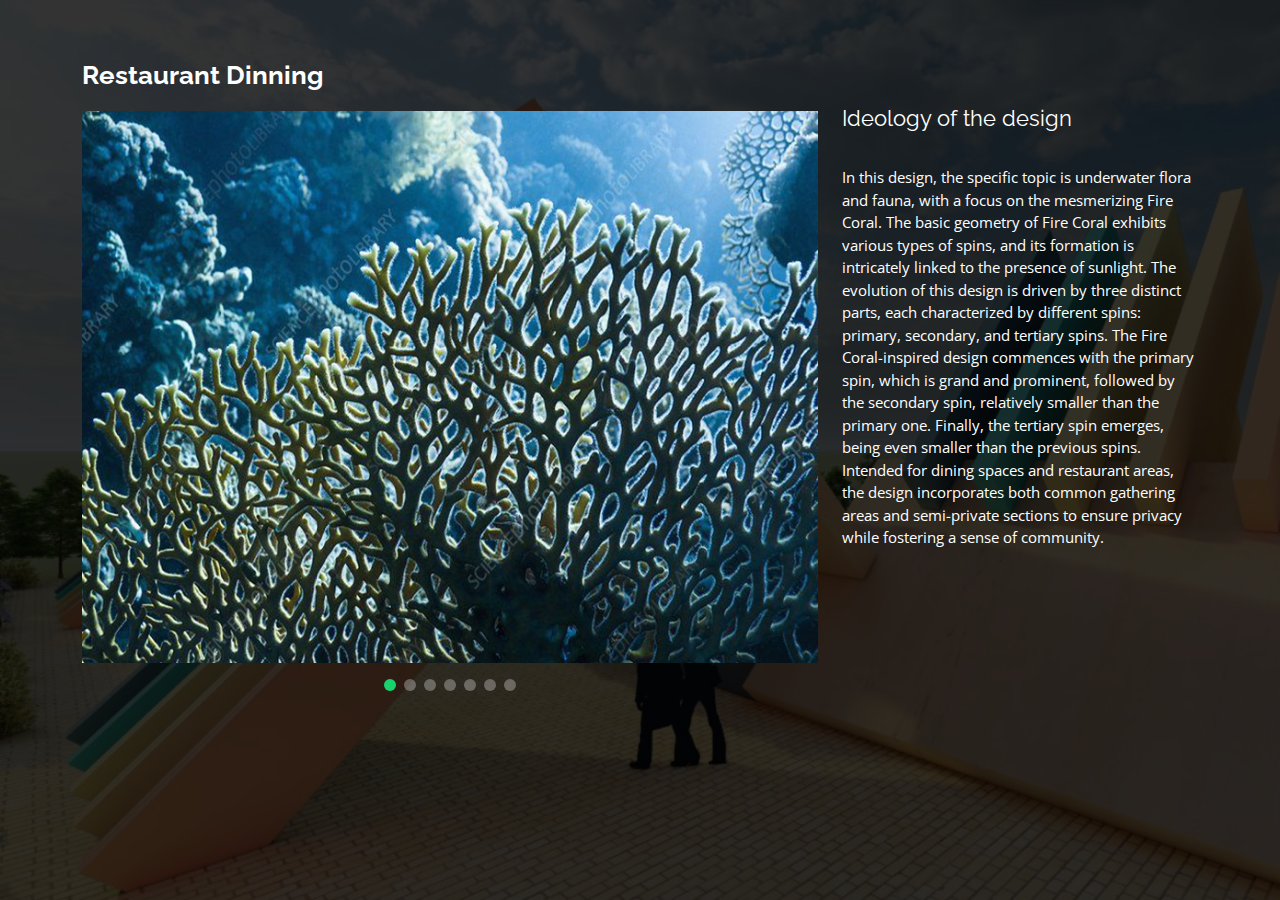
<file: project-restarunt-dinning.html>
<!DOCTYPE html>
<html lang="en">

<head>
  <meta charset="utf-8">
  <meta content="width=device-width, initial-scale=1.0" name="viewport">

  <title>Portfolio Details - Architecture Project Work</title>
  <meta content="" name="description">
  <meta content="" name="keywords">

  <!-- Favicons -->
  <link href="assets/images/geometry.png" rel="icon">
  <link href="assets/images/apple-touch-icon.png" rel="apple-touch-icon">

  <!-- Google Fonts -->
  <link href="https://fonts.googleapis.com/css?family=Open+Sans:300,300i,400,400i,600,600i,700,700i|Raleway:300,300i,400,400i,500,500i,600,600i,700,700i|Poppins:300,300i,400,400i,500,500i,600,600i,700,700i" rel="stylesheet">

  <!-- Vendor CSS Files -->
  <link href="assets/vendor/bootstrap/css/bootstrap.min.css" rel="stylesheet">
  <link href="assets/vendor/bootstrap-icons/bootstrap-icons.css" rel="stylesheet">
  <link href="assets/vendor/boxicons/css/boxicons.min.css" rel="stylesheet">
  <link href="assets/vendor/glightbox/css/glightbox.min.css" rel="stylesheet">
  <link href="assets/vendor/remixicon/remixicon.css" rel="stylesheet">
  <link href="assets/vendor/swiper/swiper-bundle.min.css" rel="stylesheet">

  <!-- Template Main CSS File -->
  <link href="assets/css/style.css" rel="stylesheet">

  
</head>

<body>

  <main id="main">

    <!-- ======= Portfolio Details ======= -->
    <div id="portfolio-details" class="portfolio-details">
      <div class="container">

        <div class="row">

          <div class="col-lg-8 col-xs-8">
            <h2 class="portfolio-title">Restaurant Dinning</h2>

            <div class="portfolio-details-slider swiper">
              <div class="swiper-wrapper align-items-center">

                <div class="swiper-slide">
                  <img src="assets/images/projects/project-8.jpg" alt="" class="img-fluid">
                </div>

                <div class="swiper-slide">
                  <img src="assets/images/projects/project-9.jpg" alt="" class="img-fluid">
                </div>

                <div class="swiper-slide">
                  <img src="assets/images/projects/project-10.jpg" alt="" class="img-fluid">
                </div>

                <div class="swiper-slide">
                  <img src="assets/images/projects/project-11.jpg" alt="" class="img-fluid">
                </div>

                <div class="swiper-slide">
                  <img src="assets/images/projects/project-12.jpg" alt="" class="img-fluid">
                </div>

                <div class="swiper-slide">
                  <img src="assets/images/projects/project-13.jpg" alt="" class="img-fluid">
                </div>

                <div class="swiper-slide">
                  <img src="assets/images/projects/project-14.jpg" alt="" class="img-fluid">
                </div>

              </div>
              <div class="swiper-pagination"></div>
            </div>

          </div>

          <div class="col-lg-4 portfolio-info">
           <h3>Ideology of the design</h3>
            <p class="text-justify">
              In this design, the specific topic is underwater flora and fauna, with a focus on the mesmerizing Fire Coral. The basic geometry of Fire Coral exhibits various types of spins, and its formation is intricately linked to the presence of sunlight. The evolution of this design is driven by three distinct parts, each characterized by different spins: primary, secondary, and tertiary spins. The Fire Coral-inspired design commences with the primary spin, which is grand and prominent, followed by the secondary spin, relatively smaller than the primary one. Finally, the tertiary spin emerges, being even smaller than the previous spins.

Intended for dining spaces and restaurant areas, the design incorporates both common gathering areas and semi-private sections to ensure privacy while fostering a sense of community.
            </p>
            
          </div>

        </div>

      </div>
    </div><!-- End Portfolio Details -->

  </main><!-- End #main -->

  <div class="credits">
  
  </div>

  <!-- Vendor JS Files -->
  <script src="assets/vendor/purecounter/purecounter_vanilla.js"></script>
  <script src="assets/vendor/bootstrap/js/bootstrap.bundle.min.js"></script>
  <script src="assets/vendor/glightbox/js/glightbox.min.js"></script>
  <script src="assets/vendor/isotope-layout/isotope.pkgd.min.js"></script>
  <script src="assets/vendor/swiper/swiper-bundle.min.js"></script>
  <script src="assets/vendor/waypoints/noframework.waypoints.js"></script>
  <script src="assets/vendor/php-email-form/validate.js"></script>

  <!-- Template Main JS File -->
  <script src="assets/js/main.js"></script>

</body>

</html>
</file>
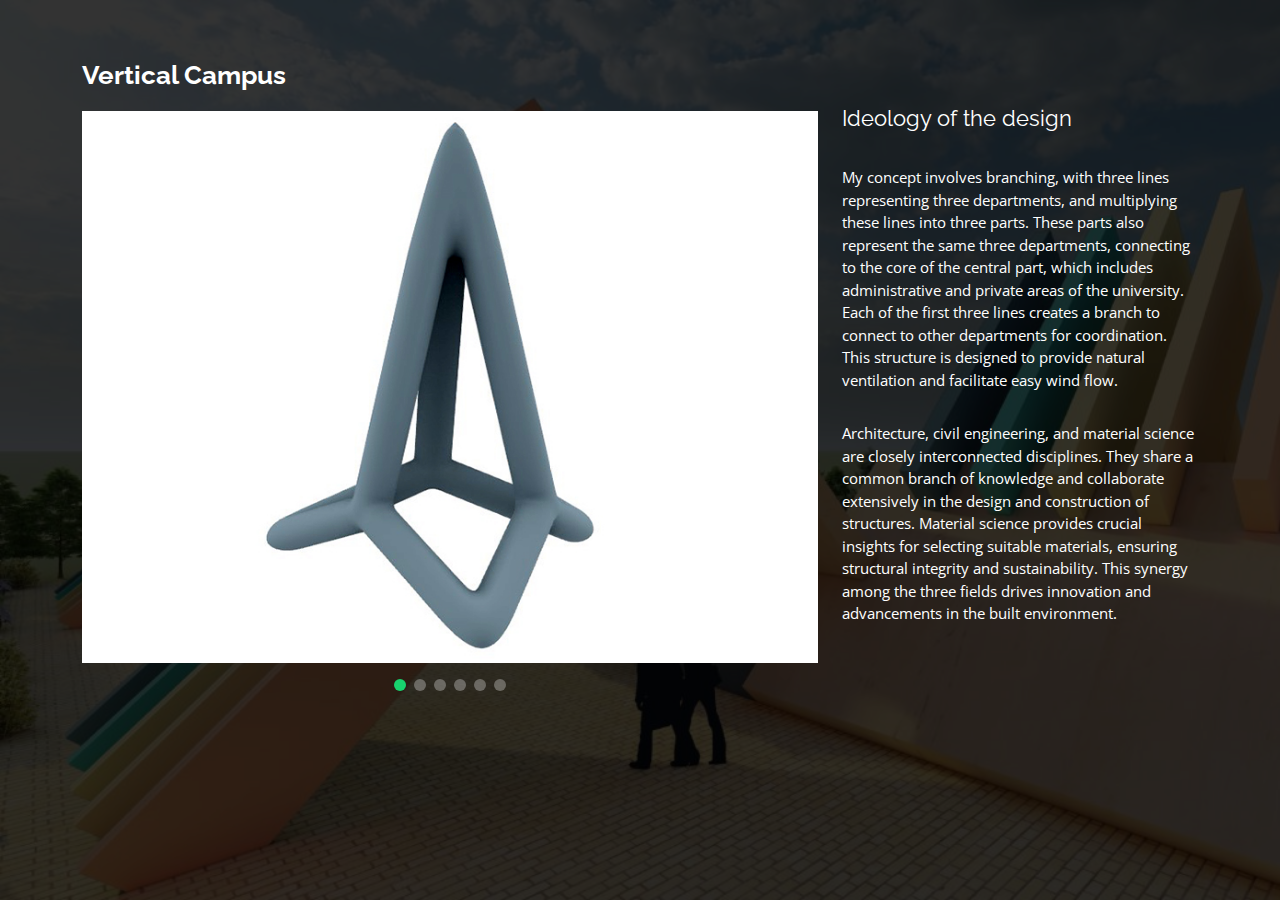
<file: project-vertical-campus.html>
<!DOCTYPE html>
<html lang="en">

<head>
  <meta charset="utf-8">
  <meta content="width=device-width, initial-scale=1.0" name="viewport">

  <title>Portfolio Details - Architecture Project Work</title>
  <meta content="" name="description">
  <meta content="" name="keywords">

  <!-- Favicons -->
  <link href="assets/images/geometry.png" rel="icon">
  <link href="assets/images/apple-touch-icon.png" rel="apple-touch-icon">

  <!-- Google Fonts -->
  <link href="https://fonts.googleapis.com/css?family=Open+Sans:300,300i,400,400i,600,600i,700,700i|Raleway:300,300i,400,400i,500,500i,600,600i,700,700i|Poppins:300,300i,400,400i,500,500i,600,600i,700,700i" rel="stylesheet">

  <!-- Vendor CSS Files -->
  <link href="assets/vendor/bootstrap/css/bootstrap.min.css" rel="stylesheet">
  <link href="assets/vendor/bootstrap-icons/bootstrap-icons.css" rel="stylesheet">
  <link href="assets/vendor/boxicons/css/boxicons.min.css" rel="stylesheet">
  <link href="assets/vendor/glightbox/css/glightbox.min.css" rel="stylesheet">
  <link href="assets/vendor/remixicon/remixicon.css" rel="stylesheet">
  <link href="assets/vendor/swiper/swiper-bundle.min.css" rel="stylesheet">

  <!-- Template Main CSS File -->
  <link href="assets/css/style.css" rel="stylesheet">

  
</head>

<body>

  <main id="main">

    <!-- ======= Portfolio Details ======= -->
    <div id="portfolio-details" class="portfolio-details">
      <div class="container">

        <div class="row">

          <div class="col-lg-8 col-xs-8">
            <h2 class="portfolio-title">Vertical Campus</h2>

            <div class="portfolio-details-slider swiper">
              <div class="swiper-wrapper align-items-center">

                <div class="swiper-slide">
                  <img src="assets/images/projects/project-15.jpg" alt="" class="img-fluid">
                </div>

                <div class="swiper-slide">
                  <img src="assets/images/projects/project-16.jpg" alt="" class="img-fluid">
                </div>

                <div class="swiper-slide">
                  <img src="assets/images/projects/project-17.jpg" alt="" class="img-fluid">
                </div>

                <div class="swiper-slide">
                  <img src="assets/images/projects/project-18.jpg" alt="" class="img-fluid">
                </div>

                <div class="swiper-slide">
                  <img src="assets/images/projects/project-19.jpg" alt="" class="img-fluid">
                </div>

                <div class="swiper-slide">
                  <img src="assets/images/projects/project-20.jpg" alt="" class="img-fluid">
                </div>

               
              </div>
              <div class="swiper-pagination"></div>
            </div>

          </div>

          <div class="col-lg-4 portfolio-info">
           <h3>Ideology of the design</h3>
            <p class="text-justify">
              My concept involves branching, with three lines representing three departments, and multiplying these lines into three parts. These parts also represent the same three departments, connecting to the core of the central part, which includes administrative and private areas of the university. Each of the first three lines creates a branch to connect to other departments for coordination. This structure is designed to provide natural ventilation and facilitate easy wind flow.
            </p>
            <p class="text-justify">
              Architecture, civil engineering, and material science are closely interconnected disciplines. They share a common branch of knowledge and collaborate extensively in the design and construction of structures. Material science provides crucial insights for selecting suitable materials, ensuring structural integrity and sustainability. This synergy among the three fields drives innovation and advancements in the built environment.
            </p>
          </div>

        </div>

      </div>
    </div><!-- End Portfolio Details -->

  </main><!-- End #main -->

  <div class="credits">
  
  </div>

  <!-- Vendor JS Files -->
  <script src="assets/vendor/purecounter/purecounter_vanilla.js"></script>
  <script src="assets/vendor/bootstrap/js/bootstrap.bundle.min.js"></script>
  <script src="assets/vendor/glightbox/js/glightbox.min.js"></script>
  <script src="assets/vendor/isotope-layout/isotope.pkgd.min.js"></script>
  <script src="assets/vendor/swiper/swiper-bundle.min.js"></script>
  <script src="assets/vendor/waypoints/noframework.waypoints.js"></script>
  <script src="assets/vendor/php-email-form/validate.js"></script>

  <!-- Template Main JS File -->
  <script src="assets/js/main.js"></script>

</body>

</html>
</file>
<file: assets/css/style.css>
/**
* Template Name: Personal
* Updated: Jun 18 2023 with Bootstrap v5.3.0
* Template URL: https://bootstrapmade.com/personal-free-resume-bootstrap-template/
* Author: BootstrapMade.com
* License: https://bootstrapmade.com/license/
*/

/*--------------------------------------------------------------
# General
--------------------------------------------------------------*/
body {
  font-family: "Open Sans", sans-serif;
  background-color: #040404;
  color: #fff;
  position: relative;
  background: transparent;
}

body::before {
  content: "";
  position: fixed;
  background: #040404 url("../images/bg-new.jpg") top left no-repeat;
  background-size: cover;
  left: 0;
  right: 0;
  top: 0;
  height: 100vh;
  z-index: -1;
}

@media (min-width: 1024px) {
  body::before {
    background-attachment: fixed;
  }
}

a {
  color: #18d26e;
  text-decoration: none;
}

a:hover {
  color: #35e888;
  text-decoration: none;
}

h1,
h2,
h3,
h4,
h5,
h6 {
  font-family: "Raleway", sans-serif;
}

/*--------------------------------------------------------------
# Header
--------------------------------------------------------------*/
#header {
  transition: ease-in-out 0.3s;
  position: relative;
  height: 100vh;
  display: flex;
  align-items: center;
  z-index: 997;
  overflow-y: auto;
}

#header * {
  transition: ease-in-out 0.3s;
}

#header h1 {
  font-size: 48px;
  margin: 0;
  padding: 0;
  line-height: 1;
  font-weight: 700;
  font-family: "Poppins", sans-serif;
}

#header h1 a,
#header h1 a:hover {
  color: #fff;
  line-height: 1;
  display: inline-block;
}

#header h2 {
  font-size: 24px;
  margin-top: 20px;
  color: rgba(255, 255, 255, 0.8);
}

#header h2 span {
  color: #fff;
  border-bottom: 2px solid #18d26e;
  padding-bottom: 6px;
}

#header img {
  padding: 0;
  margin: 0;
}

#header .social-links {
  margin-top: 40px;
  display: flex;
}

#header .social-links a {
  font-size: 16px;
  display: flex;
  justify-content: center;
  align-items: center;
  background: rgba(255, 255, 255, 0.1);
  color: #fff;
  line-height: 1;
  margin-right: 8px;
  border-radius: 50%;
  width: 40px;
  height: 40px;
}

#header .social-links a:hover {
  background: #18d26e;
}

@media (max-width: 992px) {
  #header h1 {
    font-size: 36px;
  }

  #header h2 {
    font-size: 20px;
    line-height: 30px;
  }

  #header .social-links {
    margin-top: 15px;
  }

  #header .container {
    display: flex;
    flex-direction: column;
    align-items: center;
  }
}

/* Header Top */
#header.header-top {
  height: 80px;
  position: fixed;
  left: 0;
  top: 0;
  right: 0;
  background: rgba(0, 0, 0, 0.9);
}

#header.header-top .social-links,
#header.header-top h2 {
  display: none;
}

#header.header-top h1 {
  margin-right: auto;
  font-size: 36px;
}

#header.header-top img {
  max-height: 60px;
  margin-right: 20px !important;
}

#header.header-top .container {
  display: flex;
  align-items: center;
}

#header.header-top .navbar {
  margin: 0;
}

@media (max-width: 768px) {
  #header.header-top {
    height: 60px;
  }

  #header.header-top h1 {
    font-size: 26px;
  }
}

/*--------------------------------------------------------------
# Navigation Menu
--------------------------------------------------------------*/
/**
* Desktop Navigation 
*/
.navbar {
  padding: 0;
  margin-top: 35px;
}

.navbar ul {
  margin: 0;
  padding: 0;
  display: flex;
  list-style: none;
  align-items: center;
}

.navbar li {
  position: relative;
}

.navbar li+li {
  margin-left: 30px;
}

.navbar a,
.navbar a:focus {
  display: flex;
  align-items: center;
  justify-content: space-between;
  padding: 0;
  font-family: "Poppins", sans-serif;
  font-size: 16px;
  font-weight: 400;
  color: rgba(255, 255, 255, 0.7);
  white-space: nowrap;
  transition: 0.3s;
}

.navbar a i,
.navbar a:focus i {
  font-size: 12px;
  line-height: 0;
  margin-left: 5px;
}

.navbar a:before {
  content: "";
  position: absolute;
  width: 0;
  height: 2px;
  bottom: -4px;
  left: 0;
  background-color: #18d26e;
  visibility: hidden;
  width: 0px;
  transition: all 0.3s ease-in-out 0s;
}

.navbar a:hover:before,
.navbar li:hover>a:before,
.navbar .active:before {
  visibility: visible;
  width: 25px;
}

.navbar a:hover,
.navbar .active,
.navbar .active:focus,
.navbar li:hover>a {
  color: #fff;
}

/**
* Mobile Navigation 
*/
.mobile-nav-toggle {
  color: #fff;
  font-size: 28px;
  cursor: pointer;
  display: none;
  line-height: 0;
  transition: 0.5s;
  position: fixed;
  right: 15px;
  top: 15px;
}

@media (max-width: 991px) {
  .mobile-nav-toggle {
    display: block;
  }

  .navbar ul {
    display: none;
  }
}

.navbar-mobile {
  position: fixed;
  overflow: hidden;
  top: 0;
  right: 0;
  left: 0;
  bottom: 0;
  background: rgba(0, 0, 0, 0.9);
  transition: 0.3s;
  z-index: 999;
  margin-top: 0;
}

.navbar-mobile .mobile-nav-toggle {
  position: absolute;
  top: 15px;
  right: 15px;
}

.navbar-mobile ul {
  display: block;
  position: absolute;
  top: 55px;
  right: 15px;
  bottom: 45px;
  left: 15px;
  padding: 10px 0;
  overflow-y: auto;
  transition: 0.3s;
  border: 2px solid rgba(255, 255, 255, 0.2);
}

.navbar-mobile li {
  padding: 12px 20px;
}

.navbar-mobile li+li {
  margin: 0;
}

.navbar-mobile a,
.navbar-mobile a:focus {
  font-size: 16px;
  position: relative;
}

/*--------------------------------------------------------------
# Sections General
--------------------------------------------------------------*/
section {
  overflow: hidden;
  position: absolute;
  width: 100%;
  top: 140px;
  bottom: 100%;
  opacity: 0;
  transition: ease-in-out 0.4s;
  z-index: 2;
}

section.section-show {
  top: 100px;
  bottom: auto;
  opacity: 1;
  padding-bottom: 45px;
}

section .container {
  background: rgba(0, 0, 0, 0.9);
  padding: 30px;
}

@media (max-width: 768px) {
  section {
    top: 120px;
  }

  section.section-show {
    top: 80px;
  }
}

.section-title h2 {
  font-size: 14px;
  font-weight: 500;
  padding: 0;
  line-height: 1px;
  margin: 0 0 20px 0;
  letter-spacing: 2px;
  text-transform: uppercase;
  color: #aaaaaa;
  font-family: "Poppins", sans-serif;
}

.section-title h2::after {
  content: "";
  width: 120px;
  height: 1px;
  display: inline-block;
  background: #4ceb95;
  margin: 4px 10px;
}

.section-title p {
  margin: 0;
  margin: -15px 0 15px 0;
  font-size: 36px;
  font-weight: 700;
  text-transform: uppercase;
  font-family: "Poppins", sans-serif;
  color: #fff;
}

/*--------------------------------------------------------------
# About
--------------------------------------------------------------*/
.about-me .content h3 {
  font-weight: 700;
  font-size: 26px;
  color: #18d26e;
}

.about-me .content ul {
  list-style: none;
  padding: 0;
}

.about-me .content ul li {
  margin-bottom: 20px;
  display: flex;
  align-items: center;
}

.about-me .content ul strong {
  margin-right: 10px;
}

.about-me .content ul i {
  font-size: 16px;
  margin-right: 5px;
  color: #18d26e;
  line-height: 0;
}

.about-me .content p:last-child {
  margin-bottom: 0;
}

/*--------------------------------------------------------------
# Counts
--------------------------------------------------------------*/
.counts {
  padding: 70px 0 60px;
}

.counts .count-box {
  padding: 30px 30px 25px 30px;
  width: 100%;
  position: relative;
  text-align: center;
  background: rgba(255, 255, 255, 0.08);
}

.counts .count-box i {
  position: absolute;
  top: -25px;
  left: 50%;
  transform: translateX(-50%);
  font-size: 24px;
  background: rgba(255, 255, 255, 0.1);
  padding: 12px;
  color: #18d26e;
  border-radius: 50px;
  line-height: 0;
}

.counts .count-box span {
  font-size: 36px;
  display: block;
  font-weight: 600;
  color: #fff;
}

.counts .count-box p {
  padding: 0;
  margin: 0;
  font-family: "Raleway", sans-serif;
  font-size: 14px;
}

/*--------------------------------------------------------------
# Skills
--------------------------------------------------------------*/
.skills .progress {
  height: 60px;
  display: block;
  background: none;
  border-radius: 0;
}

.skills .progress .skill {
  padding: 10px 0;
  margin: 0;
  text-transform: uppercase;
  display: block;
  font-weight: 600;
  font-family: "Poppins", sans-serif;
  color: #fff;
}

.skills .progress .skill .val {
  float: right;
  font-style: normal;
}

.skills .progress-bar-wrap {
  background: rgba(255, 255, 255, 0.2);
}

.skills .progress-bar {
  width: 1px;
  height: 10px;
  transition: 0.9s;
  background-color: #18d26e;
}

/*--------------------------------------------------------------
# Interests
--------------------------------------------------------------*/
.interests .icon-box {
  display: flex;
  align-items: center;
  padding: 20px;
  background: rgba(255, 255, 255, 0.08);
  transition: ease-in-out 0.3s;
}

.interests .icon-box i {
  font-size: 32px;
  padding-right: 10px;
  line-height: 1;
}

.interests .icon-box h3 {
  font-weight: 700;
  margin: 0;
  padding: 0;
  line-height: 1;
  font-size: 16px;
  color: #fff;
}

.interests .icon-box:hover {
  background: rgba(255, 255, 255, 0.12);
}

/*--------------------------------------------------------------
# Testimonials
--------------------------------------------------------------*/
.testimonials .testimonials-carousel,
.testimonials .testimonials-slider {
  overflow: hidden;
}

.testimonials .testimonial-item {
  box-sizing: content-box;
  min-height: 320px;
}

.testimonials .testimonial-item .testimonial-img {
  width: 90px;
  border-radius: 50%;
  margin: -40px 0 0 40px;
  position: relative;
  z-index: 2;
  border: 6px solid rgba(255, 255, 255, 0.12);
}

.testimonials .testimonial-item h3 {
  font-size: 18px;
  font-weight: bold;
  margin: 10px 0 5px 45px;
  color: #fff;
}

.testimonials .testimonial-item h4 {
  font-size: 14px;
  color: #999;
  margin: 0 0 0 45px;
}

.testimonials .testimonial-item .quote-icon-left,
.testimonials .testimonial-item .quote-icon-right {
  color: rgba(255, 255, 255, 0.25);
  font-size: 26px;
}

.testimonials .testimonial-item .quote-icon-left {
  display: inline-block;
  left: -5px;
  position: relative;
}

.testimonials .testimonial-item .quote-icon-right {
  display: inline-block;
  right: -5px;
  position: relative;
  top: 10px;
}

.testimonials .testimonial-item p {
  font-style: italic;
  margin: 0 15px 0 15px;
  padding: 20px 20px 60px 20px;
  background: rgba(255, 255, 255, 0.1);
  position: relative;
  border-radius: 6px;
  position: relative;
  z-index: 1;
}

.testimonials .swiper-pagination {
  margin-top: 20px;
  position: relative;
}

.testimonials .swiper-pagination .swiper-pagination-bullet {
  width: 12px;
  height: 12px;
  opacity: 1;
  background-color: rgba(255, 255, 255, 0.3);
}

.testimonials .swiper-pagination .swiper-pagination-bullet-active {
  background-color: #18d26e;
}

/*--------------------------------------------------------------
# Resume
--------------------------------------------------------------*/
.resume .resume-title {
  font-size: 26px;
  font-weight: 700;
  margin-top: 20px;
  margin-bottom: 20px;
  color: #fff;
}

.resume .resume-item {
  padding: 0 0 20px 20px;
  margin-top: -2px;
  border-left: 2px solid rgba(255, 255, 255, 0.2);
  position: relative;
}

.resume .resume-item h4 {
  line-height: 18px;
  font-size: 18px;
  font-weight: 600;
  text-transform: uppercase;
  font-family: "Poppins", sans-serif;
  color: #18d26e;
  margin-bottom: 10px;
}

.resume .resume-item h5 {
  font-size: 16px;
  background: rgba(255, 255, 255, 0.15);
  padding: 5px 15px;
  display: inline-block;
  font-weight: 600;
  margin-bottom: 10px;
}

.resume .resume-item ul {
  padding-left: 20px;
}

.resume .resume-item ul li {
  padding-bottom: 10px;
}

.resume .resume-item:last-child {
  padding-bottom: 0;
}

.resume .resume-item::before {
  content: "";
  position: absolute;
  width: 16px;
  height: 16px;
  border-radius: 50px;
  left: -9px;
  top: 0;
  background: #18d26e;
  border: 2px solid #18d26e;
}

/*--------------------------------------------------------------
# Services
--------------------------------------------------------------*/
.services .icon-box {
  text-align: center;
  background: rgba(204, 204, 204, 0.1);
  padding: 80px 20px;
  transition: all ease-in-out 0.3s;
}

.services .icon-box .icon {
  margin: 0 auto;
  width: 64px;
  height: 64px;
  background: #18d26e;
  border-radius: 5px;
  transition: all 0.3s ease-out 0s;
  display: flex;
  align-items: center;
  justify-content: center;
  margin-bottom: 20px;
  transform-style: preserve-3d;
}

.services .icon-box .icon i {
  color: #fff;
  font-size: 28px;
}

.services .icon-box .icon::before {
  position: absolute;
  content: "";
  left: -8px;
  top: -8px;
  height: 100%;
  width: 100%;
  background: rgba(255, 255, 255, 0.15);
  border-radius: 5px;
  transition: all 0.3s ease-out 0s;
  transform: translateZ(-1px);
}

.services .icon-box h4 {
  font-weight: 700;
  margin-bottom: 15px;
  font-size: 24px;
}

.services .icon-box h4 a {
  color: #fff;
}

.services .icon-box p {
  line-height: 24px;
  font-size: 14px;
  margin-bottom: 0;
}

.services .icon-box:hover {
  background: #18d26e;
  border-color: #18d26e;
}

.services .icon-box:hover .icon {
  background: #fff;
}

.services .icon-box:hover .icon i {
  color: #18d26e;
}

.services .icon-box:hover .icon::before {
  background: #35e888;
}

.services .icon-box:hover h4 a,
.services .icon-box:hover p {
  color: #fff;
}

/*--------------------------------------------------------------
# Portfolio
--------------------------------------------------------------*/
.portfolio .portfolio-item {
  margin-bottom: 30px;
}

.portfolio #portfolio-flters {
  padding: 0;
  margin: 0 auto 15px auto;
  list-style: none;
  text-align: center;
  border-radius: 50px;
  padding: 2px 15px;
}

.portfolio #portfolio-flters li {
  cursor: pointer;
  display: inline-block;
  padding: 8px 16px 10px 16px;
  font-size: 14px;
  font-weight: 600;
  line-height: 1;
  text-transform: uppercase;
  color: #fff;
  background: rgba(255, 255, 255, 0.1);
  margin: 0 3px 10px 3px;
  transition: all 0.3s ease-in-out;
  border-radius: 4px;
}

.portfolio #portfolio-flters li:hover,
.portfolio #portfolio-flters li.filter-active {
  background: #18d26e;
}

.portfolio #portfolio-flters li:last-child {
  margin-right: 0;
}

.portfolio .portfolio-wrap {
  transition: 0.3s;
  position: relative;
  overflow: hidden;
  z-index: 1;
  background: rgba(0, 0, 0, 0.6);
}

.portfolio .portfolio-wrap::before {
  content: "";
  background: rgba(0, 0, 0, 0.6);
  position: absolute;
  left: 30px;
  right: 30px;
  top: 30px;
  bottom: 30px;
  transition: all ease-in-out 0.3s;
  z-index: 2;
  opacity: 0;
}

.portfolio .portfolio-wrap .portfolio-info {
  opacity: 0;
  position: absolute;
  top: 0;
  left: 0;
  right: 0;
  bottom: 0;
  text-align: center;
  z-index: 3;
  transition: all ease-in-out 0.3s;
  display: flex;
  flex-direction: column;
  justify-content: center;
  align-items: center;
}

.portfolio .portfolio-wrap .portfolio-info::before {
  display: block;
  content: "";
  width: 48px;
  height: 48px;
  position: absolute;
  top: 35px;
  left: 35px;
  border-top: 3px solid #fff;
  border-left: 3px solid #fff;
  transition: all 0.5s ease 0s;
  z-index: 9994;
}

.portfolio .portfolio-wrap .portfolio-info::after {
  display: block;
  content: "";
  width: 48px;
  height: 48px;
  position: absolute;
  bottom: 35px;
  right: 35px;
  border-bottom: 3px solid #fff;
  border-right: 3px solid #fff;
  transition: all 0.5s ease 0s;
  z-index: 9994;
}

.portfolio .portfolio-wrap .portfolio-info h4 {
  font-size: 20px;
  color: #fff;
  font-weight: 600;
}

.portfolio .portfolio-wrap .portfolio-info p {
  color: #ffffff;
  font-size: 14px;
  text-transform: uppercase;
  padding: 0;
  margin: 0;
}

.portfolio .portfolio-wrap .portfolio-links {
  text-align: center;
  z-index: 4;
}

.portfolio .portfolio-wrap .portfolio-links a {
  color: #fff;
  margin: 0 2px;
  font-size: 28px;
  display: inline-block;
  transition: 0.3s;
}

.portfolio .portfolio-wrap .portfolio-links a:hover {
  color: #63eda3;
}

.portfolio .portfolio-wrap:hover::before {
  top: 0;
  left: 0;
  right: 0;
  bottom: 0;
  opacity: 1;
}

.portfolio .portfolio-wrap:hover .portfolio-info {
  opacity: 1;
}

.portfolio .portfolio-wrap:hover .portfolio-info::before {
  top: 15px;
  left: 15px;
}

.portfolio .portfolio-wrap:hover .portfolio-info::after {
  bottom: 15px;
  right: 15px;
}

/*--------------------------------------------------------------
# Portfolio Details
--------------------------------------------------------------*/
.portfolio-details {
  padding-top: 40px;
  background: rgba(0, 0, 0, 0.8);
  position: fixed;
  left: 0;
  right: 0;
  top: 0;
  bottom: 0;
  overflow-y: auto;
}

.portfolio-details .container {
  padding-top: 20px;
  padding-bottom: 40px;
}

.portfolio-details .portfolio-title {
  font-size: 26px;
  font-weight: 700;
  margin-bottom: 20px;
}

.portfolio-details .portfolio-info {
  padding-top: 45px;
}

.portfolio-details .portfolio-info h3 {
  font-size: 22px;
  font-weight: 400;
  margin-bottom: 20px;
}

.portfolio-details .portfolio-info ul {
  list-style: none;
  padding: 0;
  font-size: 15px;
}

.portfolio-details .portfolio-info ul li+li {
  margin-top: 10px;
}

.portfolio-details .portfolio-info p {
  font-size: 15px;
  padding: 15px 0 0 0;
}

@media (max-width: 992px) {
  .portfolio-details .portfolio-info {
    padding-top: 20px;
  }
}

.portfolio-details .swiper-pagination {
  margin-top: 20px;
  position: relative;
}

.portfolio-details .swiper-pagination .swiper-pagination-bullet {
  width: 12px;
  height: 12px;
  opacity: 1;
  background-color: rgba(255, 255, 255, 0.3);
}

.portfolio-details .swiper-pagination .swiper-pagination-bullet-active {
  background-color: #18d26e;
}

/*--------------------------------------------------------------
# Contact
--------------------------------------------------------------*/
.contact .info-box {
  color: #444444;
  padding: 20px;
  width: 100%;
  background: rgba(255, 255, 255, 0.08);
}

.contact .info-box i.bx {
  font-size: 24px;
  color: #18d26e;
  border-radius: 50%;
  padding: 14px;
  float: left;
  background: rgba(255, 255, 255, 0.1);
}

.contact .info-box h3 {
  font-size: 20px;
  color: rgba(255, 255, 255, 0.5);
  font-weight: 700;
  margin: 10px 0 8px 68px;
}

.contact .info-box p {
  padding: 0;
  color: #fff;
  line-height: 24px;
  font-size: 14px;
  margin: 0 0 0 68px;
}

.contact .info-box .social-links {
  margin: 5px 0 0 68px;
  display: flex;
}

.contact .info-box .social-links a {
  font-size: 18px;
  display: inline-block;
  color: #fff;
  line-height: 1;
  margin-right: 12px;
  transition: 0.3s;
}

.contact .info-box .social-links a:hover {
  color: #18d26e;
}

.contact .php-email-form {
  padding: 30px;
  background: rgba(255, 255, 255, 0.08);
}

.contact .php-email-form .error-message {
  display: none;
  background: rgba(255, 255, 255, 0.08);
  background: #ed3c0d;
  text-align: left;
  padding: 15px;
  font-weight: 600;
}

.contact .php-email-form .error-message br+br {
  margin-top: 25px;
}

.contact .php-email-form .sent-message {
  display: none;
  background: rgba(255, 255, 255, 0.08);
  background: #18d26e;
  text-align: center;
  padding: 15px;
  font-weight: 600;
}

.contact .php-email-form .loading {
  display: none;
  background: rgba(255, 255, 255, 0.08);
  text-align: center;
  padding: 15px;
}

.contact .php-email-form .loading:before {
  content: "";
  display: inline-block;
  border-radius: 50%;
  width: 24px;
  height: 24px;
  margin: 0 10px -6px 0;
  border: 3px solid #18d26e;
  border-top-color: #eee;
  animation: animate-loading 1s linear infinite;
}

.contact .php-email-form input,
.contact .php-email-form textarea {
  border-radius: 0;
  box-shadow: none;
  font-size: 14px;
  background: rgba(255, 255, 255, 0.08);
  border: 0;
  transition: 0.3s;
  color: #fff;
}

.contact .php-email-form input:focus,
.contact .php-email-form textarea:focus {
  background-color: rgba(255, 255, 255, 0.11);
}

.contact .php-email-form input::-moz-placeholder,
.contact .php-email-form textarea::-moz-placeholder {
  color: rgba(255, 255, 255, 0.3);
  opacity: 1;
}

.contact .php-email-form input::placeholder,
.contact .php-email-form textarea::placeholder {
  color: rgba(255, 255, 255, 0.3);
  opacity: 1;
}

.contact .php-email-form input {
  padding: 10px 15px;
}

.contact .php-email-form textarea {
  padding: 12px 15px;
}

.contact .php-email-form button[type=submit] {
  background: #18d26e;
  border: 0;
  padding: 10px 30px;
  color: #fff;
  transition: 0.4s;
  border-radius: 4px;
}

.contact .php-email-form button[type=submit]:hover {
  background: #15bb62;
}

@keyframes animate-loading {
  0% {
    transform: rotate(0deg);
  }

  100% {
    transform: rotate(360deg);
  }
}

/*--------------------------------------------------------------
# Credits
--------------------------------------------------------------*/
.credits {
  position: fixed;
  right: 0;
  left: 0;
  bottom: 0;
  padding: 15px;
  text-align: right;
  font-size: 13px;
  color: #fff;
  z-index: 999999;
}

@media (max-width: 992px) {
  .credits {
    text-align: center;
    padding: 10px;
    background: rgba(0, 0, 0, 0.8);
  }
}

.credits a {
  color: #18d26e;
  transition: 0.3s;
}

.credits a:hover {
  color: #fff;
}

.pdeg{
  text-decoration: overline;
}
</file>
